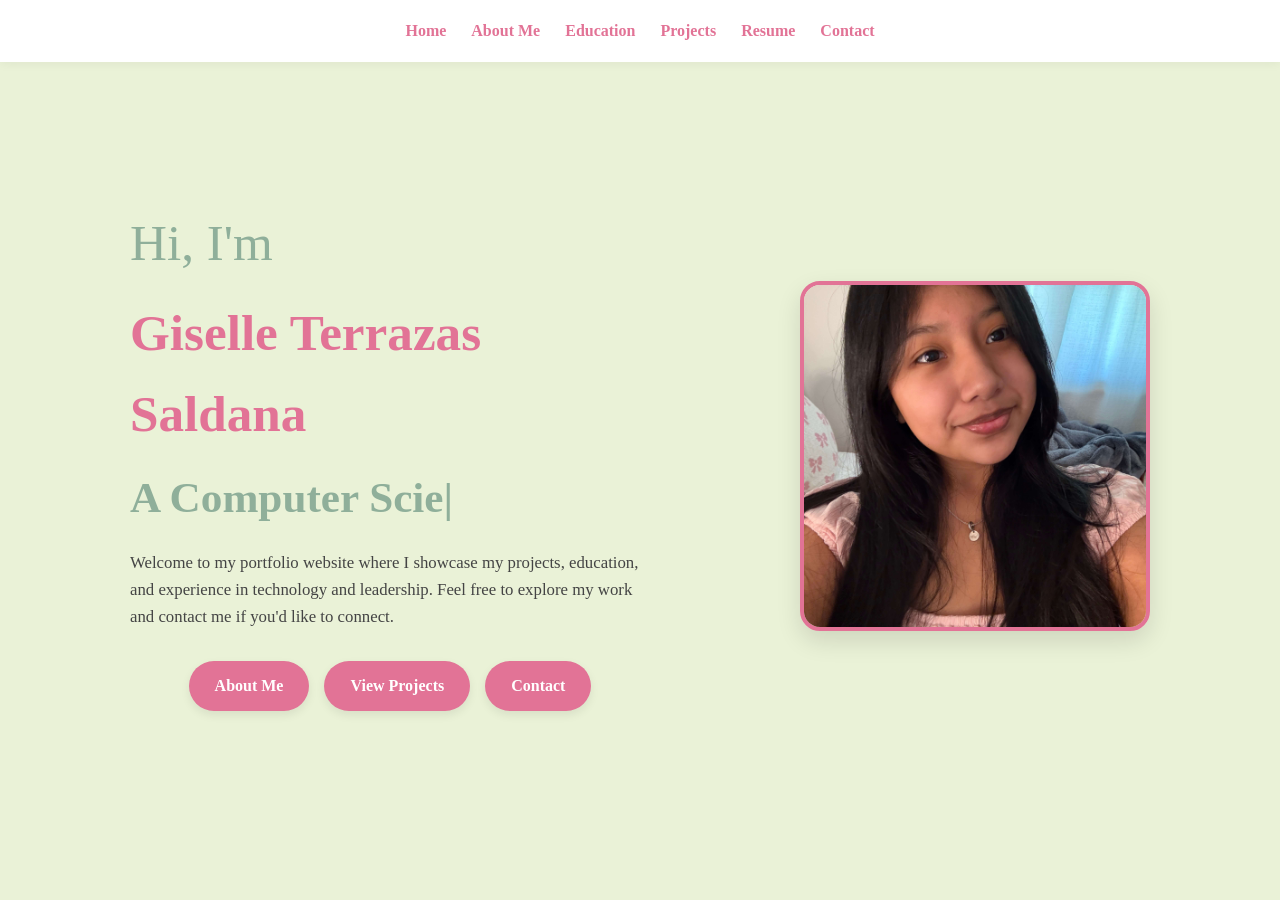
<file: index.html>
<!DOCTYPE html>
<html lang="en">

<head>
  <meta charset="utf-8">
  <meta name="viewport" content="width=device-width, initial-scale=1">
  <title>Giselle Terrazas Saldana</title>
  <link rel="icon" type="icon" href="images/favicon.ico">
  <link rel="stylesheet" href="style.css">
</head>

<body>

<nav>
  <ul>
    <li><a href="index.html">Home</a></li>
    <li><a href="aboutme.html">About Me</a></li>
    <li><a href="education.html">Education</a></li>
    <li><a href="mywork.html">Projects</a></li>
    <li><a href="resume.html">Resume</a></li>
    <li><a href="contact.html">Contact</a></li>
  </ul>
</nav>
<main class="hero">

  <div class="hero-container">

    <!-- LEFT SIDE (text) -->
    <div class="hero-text">

      <p class="intro-line">Hi, I'm</p>

      <h1 class="name">Giselle Terrazas Saldana</h1>

      <h2 class="typewriter">
        <span id="type-text"></span><span class="cursor">|</span>
      </h2>

  <p class="hero-description">
    Welcome to my portfolio website where I showcase my projects, education, and experience in technology and leadership.
    Feel free to explore my work and contact me if you'd like to connect.
  </p>

  <div class="button-container">
    <a class="button" href="aboutme.html">About Me</a>
    <a class="button" href="mywork.html">View Projects</a>
    <a class="button" href="contact.html">Contact</a>
  </div>

</div>

    <!-- RIGHT SIDE (IMAGE GOES HERE) -->
    <div class="hero-image">
      <img src="gisellepic2.jpg" alt="Photo of Giselle">
    </div>

  </div>

</main>


<script src="script.js"></script>
</body>
</html>
</file>
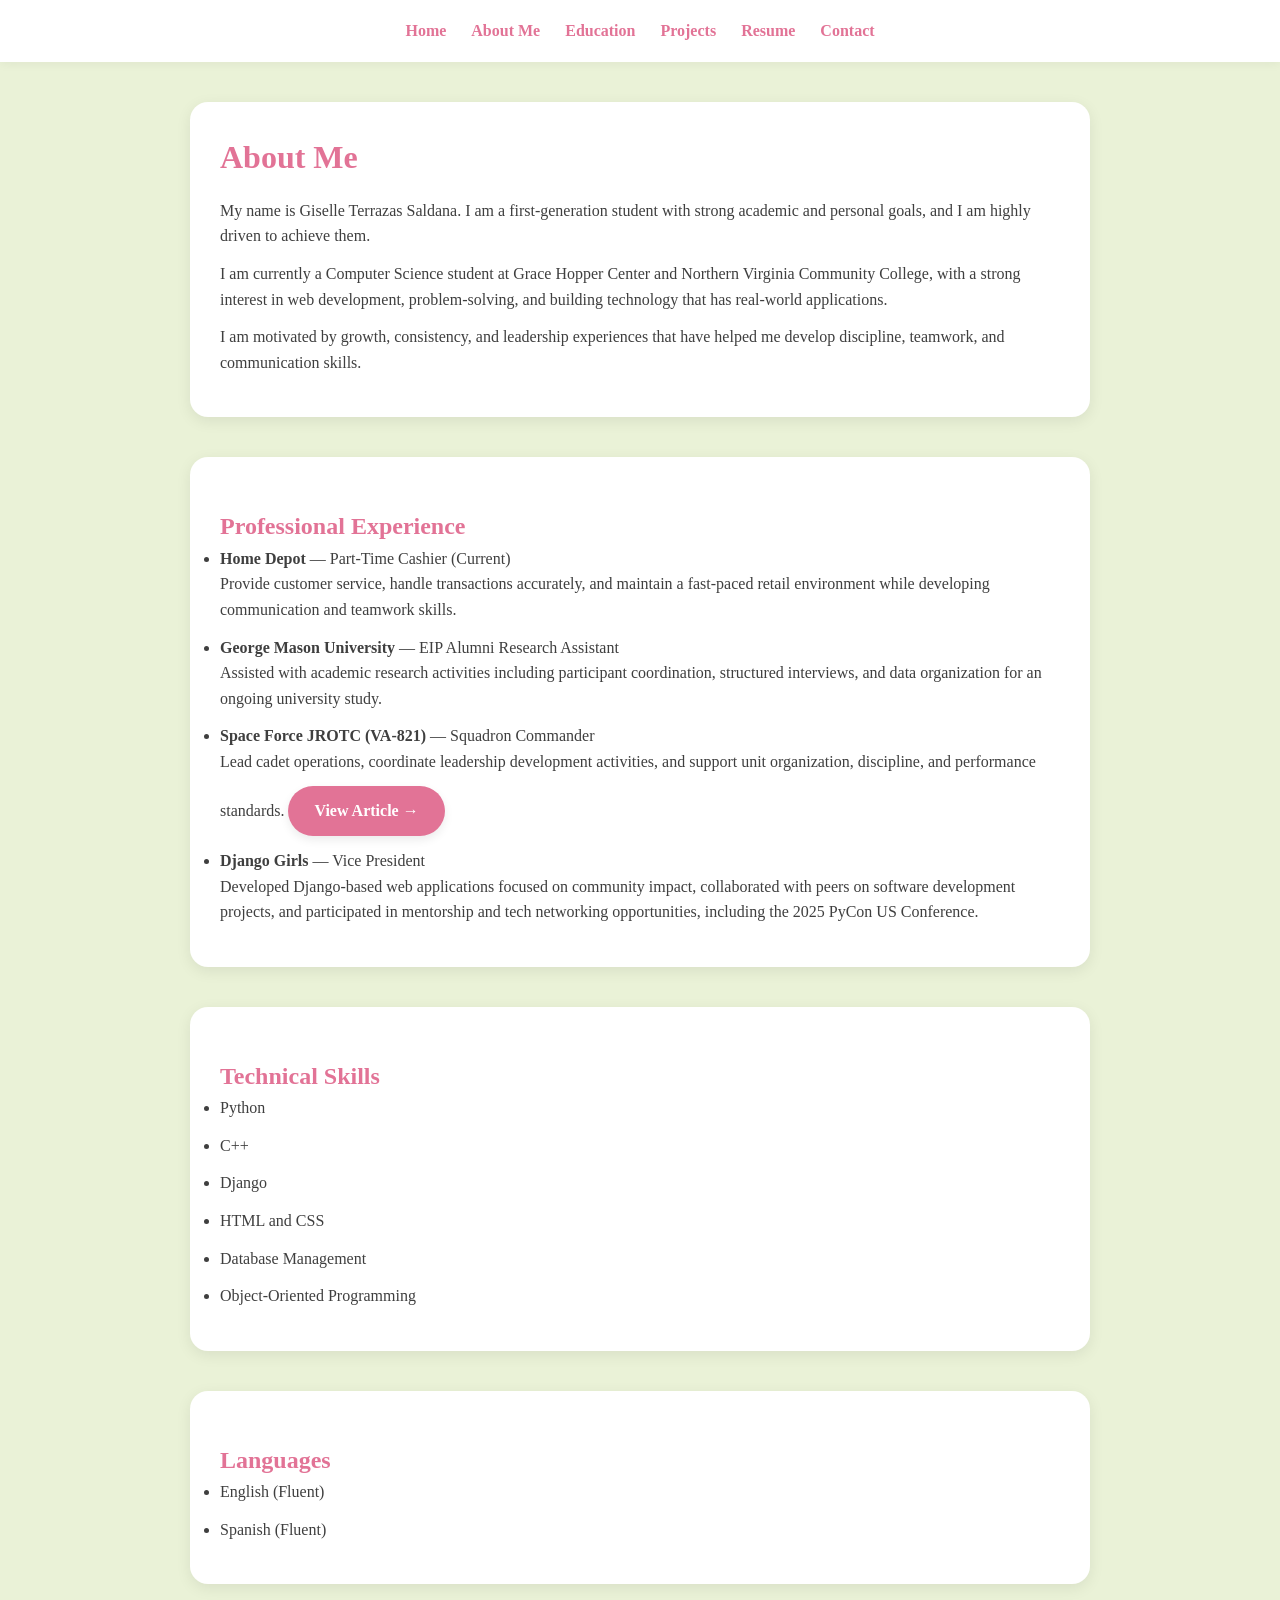
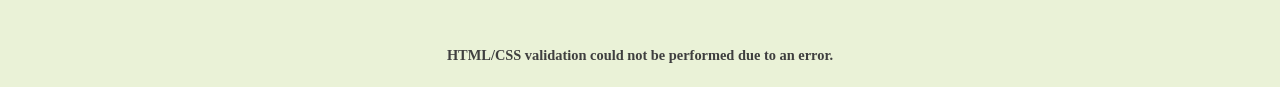
<file: aboutme.html>
<!DOCTYPE html>
<html lang="en">

<head>
  <meta charset="utf-8">
  <meta name="viewport" content="width=device-width, initial-scale=1">
  <title>About Me</title>
  <link rel="icon" type="icon" href="images/favicon.ico">
  <link rel="stylesheet" href="style.css">
</head>

<body>

<nav>
  <ul>
    <li><a href="index.html">home</a></li>
    <li><a href="aboutme.html">about me</a></li>
    <li><a href="education.html">education</a></li>
    <li><a href="mywork.html">projects</a></li>
    <li><a href="resume.html">resume</a></li>
    <li><a href="contact.html">contact</a></li>
  </ul>
</nav>

<div class="card">
  <h1>About Me</h1>
  <p>
    My name is Giselle Terrazas Saldana. I am a first-generation student
    with strong academic and personal goals, and I am highly driven to achieve them.
  </p>
  <p>
    I am currently a Computer Science student at Grace Hopper Center and
    Northern Virginia Community College, with a strong interest in web development,
    problem-solving, and building technology that has real-world applications.
  </p>
  <p>
    I am motivated by growth, consistency, and leadership experiences that have
    helped me develop discipline, teamwork, and communication skills.
  </p>
</div>
<div class="card">


  <h2>Professional Experience</h2>

  <ul>
    <li>
      <strong>Home Depot</strong> — Part-Time Cashier (Current) 
      <br>
      Provide customer service, handle transactions accurately, and maintain a fast-paced retail environment while developing communication and teamwork skills.
    </li>

    <li>
      <strong>George Mason University</strong> — EIP Alumni Research Assistant  
      <br>
      Assisted with academic research activities including participant coordination, structured interviews, and data organization for an ongoing university study.
    </li>

    <li>
      <strong>Space Force JROTC (VA-821)</strong> — Squadron Commander 
      <br>
      Lead cadet operations, coordinate leadership development activities, and support unit organization, discipline, and performance standards.
      <a class="button"
   href="https://www.afa.org/steele-chapter-honors-space-force-jrotc-cadet-of-the-year-2/"
   target="_blank"
   style="display:inline-block; margin-top:12px;">
   View Article →
</a>

    </li>

    <li>
      <strong>Django Girls</strong> — Vice President
      <br>
      Developed Django-based web applications focused on community impact, collaborated with peers on software development projects, and participated in mentorship and tech networking opportunities, including the 2025 PyCon US Conference.
    </li>
  </ul>

</div>

<div class="card">

  <h2>Technical Skills</h2>

  <ul>
    <li>Python</li>
    <li>C++</li>
    <li>Django</li>
    <li>HTML and CSS</li>
    <li>Database Management</li>
    <li>Object-Oriented Programming</li>
  </ul>

</div>

<div class="card">

  <h2>Languages</h2>

  <ul>
    <li>English (Fluent)</li>
    <li>Spanish (Fluent)</li>
  </ul>

</div>

<script src="validator/init.js"></script>

</body>
</html>
</file>
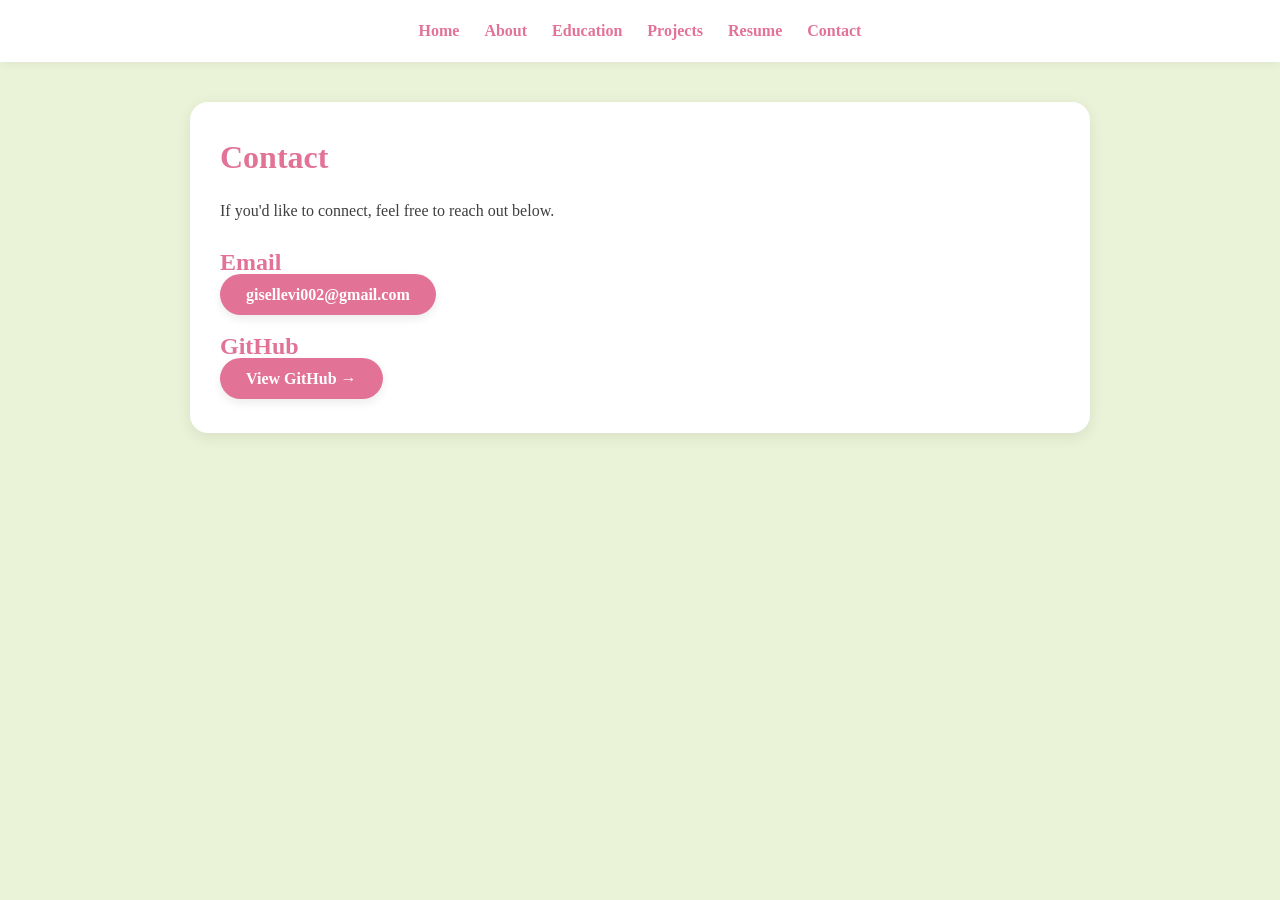
<file: contact.html>
<!DOCTYPE html>
<html lang="en">

<head>
    <meta charset="utf-8">
    <meta name="viewport" content="width=device-width, initial-scale=1">
    <title>Contact</title>
    <link rel="icon" type="icon" href="images/favicon.ico">

    <link rel="stylesheet" href="style.css">
</head>

<body>

<nav>
    <ul>
        <li><a href="index.html">home</a></li>
        <li><a href="aboutme.html">about</a></li>
        <li><a href="education.html">education</a></li>
        <li><a href="mywork.html">projects</a></li>
        <li><a href="resume.html">resume</a></li>
        <li><a href="contact.html">contact</a></li>
    </ul>
</nav>

<main class="card">

    <h1>Contact</h1>

    <p>If you'd like to connect, feel free to reach out below.</p>

    <h2>Email</h2>
    <p>
        <a class="button" href="mailto:gisellevi002@gmail.com">
            gisellevi002@gmail.com
        </a>
    </p>

    <h2>GitHub</h2>
    <p>
        <a class="button"
           href="https://github.com/gisellets"
           target="_blank">
            View GitHub →
        </a>
    </p>

    
</main>



</body>
</html>
</file>
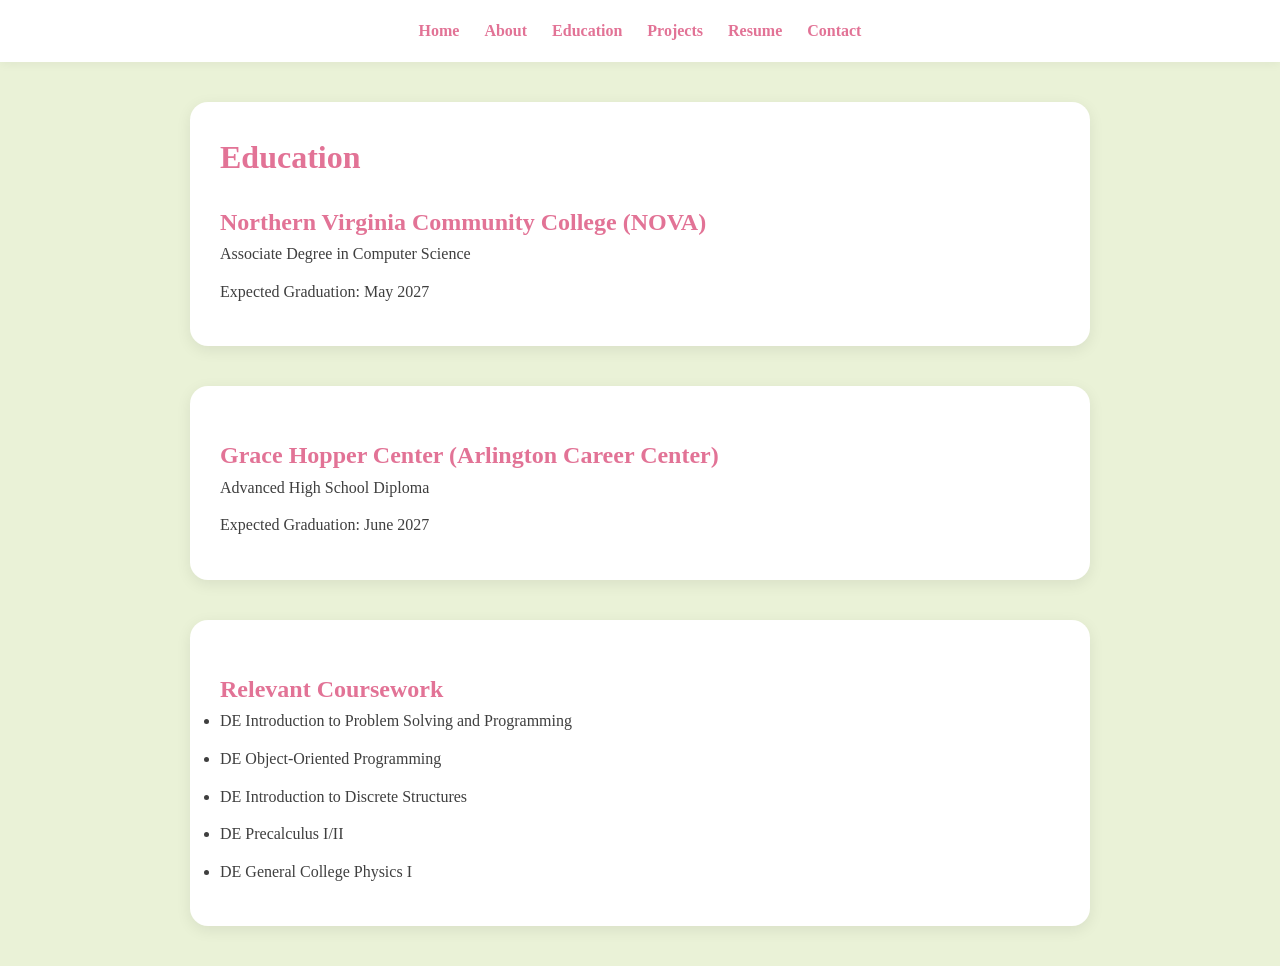
<file: education.html>
<!DOCTYPE html>
<html lang="en">

<head>
    <meta charset="utf-8">
    <meta name="viewport" content="width=device-width, initial-scale=1">
    <title>Education</title>
    <link rel="icon" type="icon" href="images/favicon.ico">
    <link rel="stylesheet" href="style.css">
</head>

<body>

<nav>
    <ul>
        <li><a href="index.html">home</a></li>
        <li><a href="aboutme.html">about</a></li>
        <li><a href="education.html">education</a></li>
        <li><a href="mywork.html">projects</a></li>
        <li><a href="resume.html">resume</a></li>
        <li><a href="contact.html">contact</a></li>
    </ul>
</nav>

<main class="card">

    <h1>Education</h1>

    <h2>Northern Virginia Community College (NOVA)</h2>
    <p>Associate Degree in Computer Science</p>
    <p>Expected Graduation: May 2027</p>

</main>

<section class="card">

    <h2>Grace Hopper Center (Arlington Career Center)</h2>
    <p>Advanced High School Diploma</p>
    <p>Expected Graduation: June 2027</p>

</section>

<section class="card">

    <h2>Relevant Coursework</h2>

    <ul>
             <li>DE Introduction to Problem Solving and Programming</li>
             <li>DE Object-Oriented Programming</li>
             <li>DE Introduction to Discrete Structures</li>
             <li>DE Precalculus I/II</li>
             <li>DE General College Physics I</li>

    </ul>

</section>


</body>
</html>
</file>
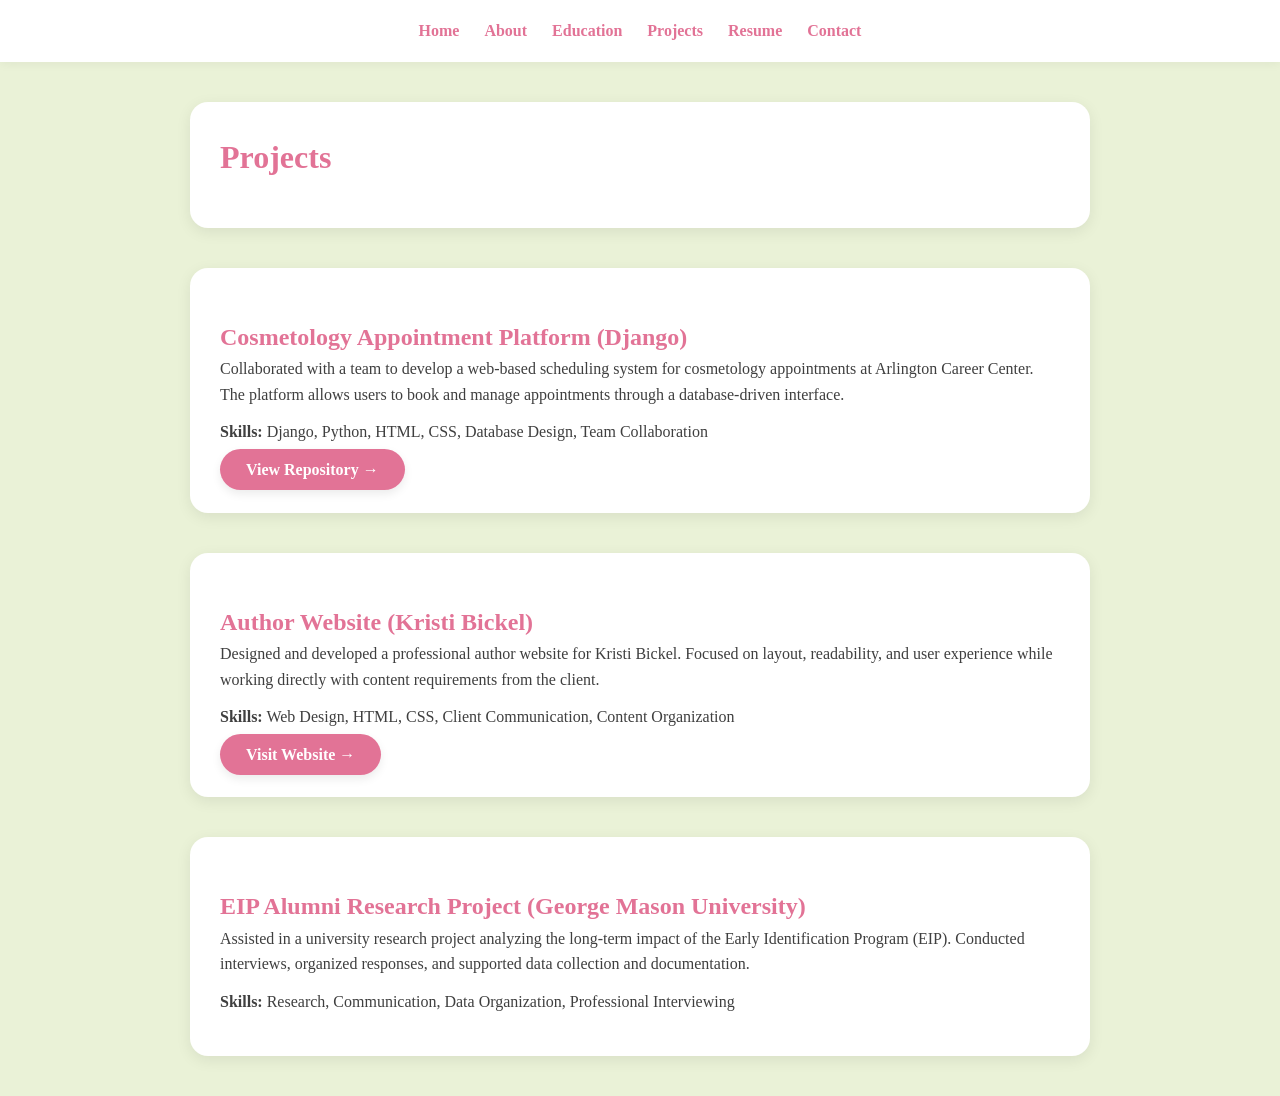
<file: mywork.html>
<!DOCTYPE html>
<html lang="en">

<head>
    <meta charset="utf-8">
    <meta name="viewport" content="width=device-width, initial-scale=1">
    <title>Projects</title>
    <link rel="icon" type="icon" href="images/favicon.ico">
    <link rel="stylesheet" href="style.css">
</head>

<body>

<nav>
    <ul>
        <li><a href="index.html">home</a></li>
        <li><a href="aboutme.html">about</a></li>
        <li><a href="education.html">education</a></li>
        <li><a href="mywork.html">projects</a></li>
        <li><a href="resume.html">resume</a></li>
        <li><a href="contact.html">contact</a></li>
    </ul>
</nav>

<main class="card">

    <h1>Projects</h1>

</main>

<section class="card">

    <h2>Cosmetology Appointment Platform (Django)</h2>

    <p>
        Collaborated with a team to develop a web-based scheduling system
        for cosmetology appointments at Arlington Career Center.
        The platform allows users to book and manage appointments through
        a database-driven interface.
    </p>

    <p>
        <strong>Skills:</strong> Django, Python, HTML, CSS, Database Design, Team Collaboration
    </p>

    <a class="button"
       href="https://github.com/ACCDjangoGirls/cosmetology_webapp"
       target="_blank">
        View Repository →
    </a>

</section>

<section class="card">

    <h2>Author Website (Kristi Bickel)</h2>

    <p>
        Designed and developed a professional author website for Kristi Bickel.
        Focused on layout, readability, and user experience while working
        directly with content requirements from the client.
    </p>

    <p>
        <strong>Skills:</strong> Web Design, HTML, CSS, Client Communication, Content Organization
    </p>

    <a class="button"
       href="https://www.memotherwasamermaidbooks.com"
       target="_blank">
        Visit Website →
    </a>

</section>

<section class="card">

    <h2>EIP Alumni Research Project (George Mason University)</h2>

    <p>
        Assisted in a university research project analyzing the long-term impact
        of the Early Identification Program (EIP). Conducted interviews,
        organized responses, and supported data collection and documentation.
    </p>

    <p>
        <strong>Skills:</strong> Research, Communication, Data Organization, Professional Interviewing
    </p>

</section>


</body>
</html>
</file>
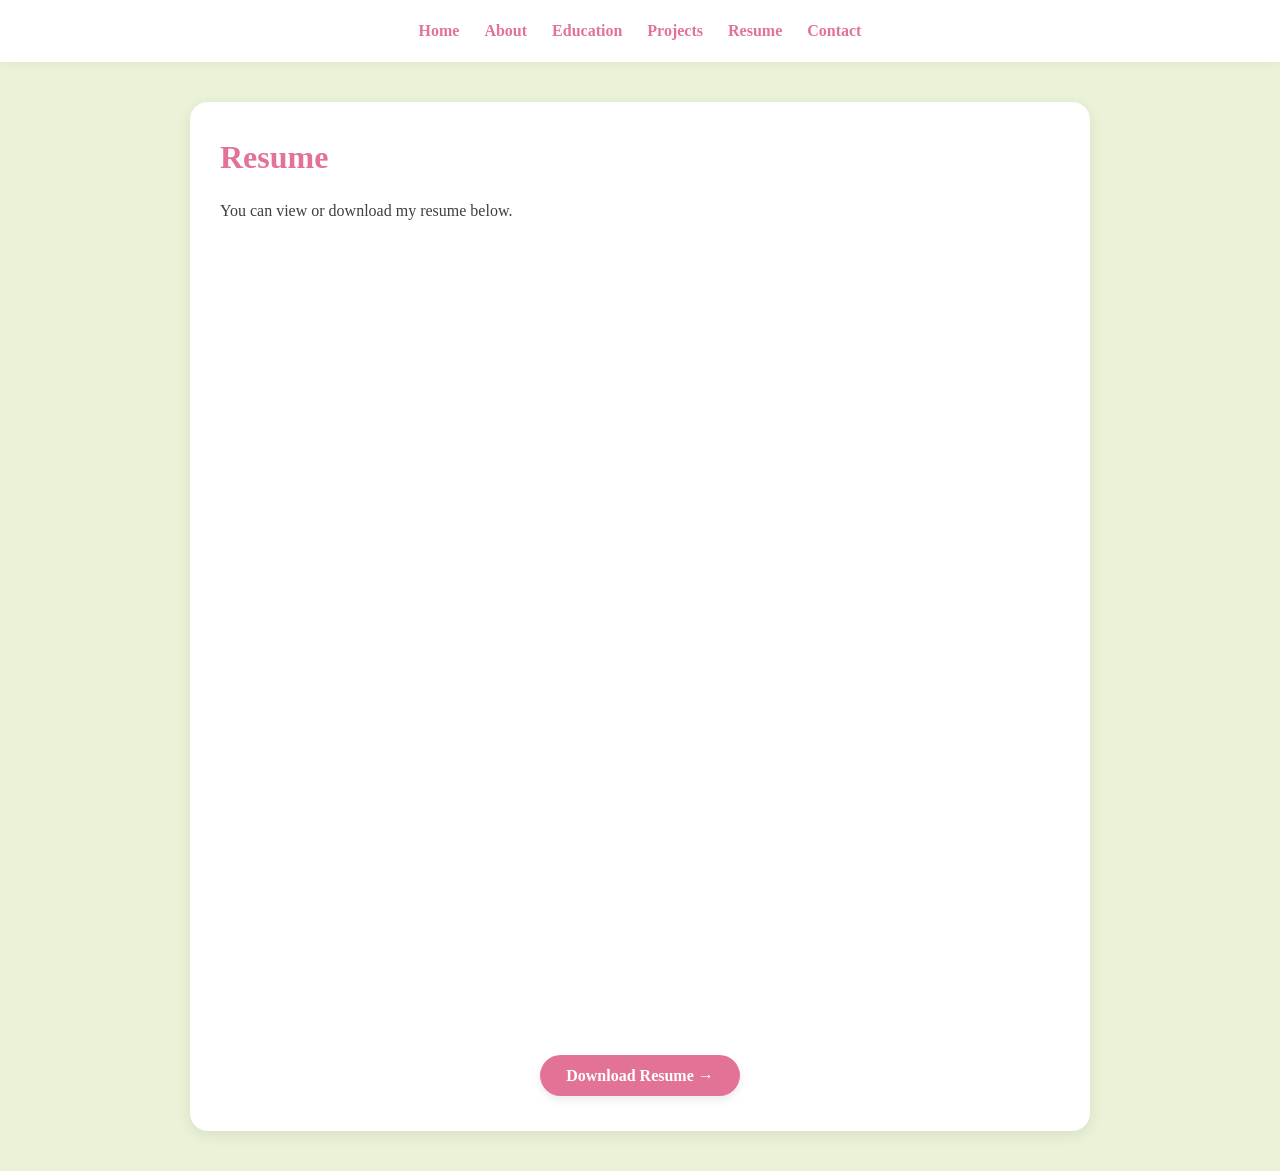
<file: resume.html>
<!DOCTYPE html>
<html lang="en">

<head>
    <meta charset="utf-8">
    <meta name="viewport" content="width=device-width, initial-scale=1">
    <title>Resume</title>
    <link rel="icon" type="icon" href="images/favicon.ico">
    <link rel="stylesheet" href="style.css">
</head>

<body>

<nav>
    <ul>
        <li><a href="index.html">home</a></li>
        <li><a href="aboutme.html">about</a></li>
        <li><a href="education.html">education</a></li>
        <li><a href="mywork.html">projects</a></li>
        <li><a href="resume.html">resume</a></li>
        <li><a href="contact.html">contact</a></li>
    </ul>
</nav>

<main class="card">

    <h1>Resume</h1>

    <p>You can view or download my resume below.</p>

    <iframe src="resume.pdf"
            style="width:100%; height:800px; border:none;">
    </iframe>

    <p style="text-align:center; margin-top:20px;">
        <a class="button" href="resume.pdf" download>
            Download Resume →
        </a>
    </p>

</main>



</body>
</html>
</file>
<file: style.css>
* {
    margin: 0;
    padding: 0;
    box-sizing: border-box;
}

body {
    font-family: Georgia, serif;
    background-color: #EAF2D7;
    color: #3f3f3f;
    line-height: 1.6;
}

/* NAV */
nav {
    background: white;
    padding: 18px;
    text-align: center;
    box-shadow: 0 2px 10px rgba(0,0,0,0.05);
}

nav ul {
    list-style: none;
    display: flex;
    justify-content: center;
    gap: 25px;
    flex-wrap: wrap;
}

nav a {
    text-decoration: none;
    color: #E27396;
    font-weight: bold;
    text-transform: capitalize;
}

nav a:hover {
    color: #EFCFE3;
}

/* hero */

.hero {
  margin: 10px auto 0 auto;
  padding: 20px;
}

/* FLEX CONTAINER */
.hero-container {
  display: flex;
  align-items: center;
  justify-content: space-between;

  gap: 60px;
  max-width: 1100px;
  margin: 90px auto;
  padding: 20px 40px;
}

/* LEFT TEXT SIDE */
.hero-text {
  flex: 1.3;
  text-align: left;
  max-width: 520px;
}

/* RIGHT IMAGE SIDE */
.hero-image {
  flex: 0.8;
  display: flex;
  justify-content: flex-end;
}

/* IMAGE STYLING */
.hero-image img {
  width: 350px;
  height: 350px;
  object-fit: cover;

  border-radius: 20px;
  border: 4px solid #E27396;

  box-shadow: 0 10px 25px rgba(0,0,0,0.12);

  transition: transform 0.3s ease;
}

.hero-image img:hover {
  transform: scale(1.03);
}

/* MOBILE RESPONSIVE */
@media (max-width: 768px) {
  .hero-container {
    flex-direction: column;
    text-align: center;
    padding: 20px;
  }

  .hero-text {
    text-align: center;
    max-width: 100%;
  }

  .hero-image {
    justify-content: center;
  }
}

/* NAME */
.name {
    font-size: 3.2rem;
    color: #E27396;
    margin-bottom: 8px;
}

/* INTRO LINE */
.intro-line {
    font-size: 3.2rem;
    color: #8FAF9A;
    margin-bottom: 8px;
}

/* TYPEWRITER */
.typewriter {
    font-size: 2.7rem;
    color: #8FAF9A;
    font-weight: 600;
    min-height: 40px;
    margin-bottom: 18px;
}

.cursor {
    color: #8FAF9A;
    font-weight: bold;
    animation: blink 0.8s infinite;
}

@keyframes blink {
    50% { opacity: 0; }
}

/* DESCRIPTION */
.hero-description {
    font-size: 1.05rem;
    max-width: 650px;
    margin: 0 auto 30px;
    color: #444;
}

/* BUTTONS */
.button-container {
    display: flex;
    justify-content: center;
    gap: 15px;
    flex-wrap: wrap;
}

.button {
    background: #E27396;
    color: white;
    padding: 12px 26px;
    border-radius: 999px;
    text-decoration: none;
    font-weight: bold;
    transition: 0.25s ease;
    box-shadow: 0 4px 10px rgba(0,0,0,0.08);
}

.button:hover {
    background: #EA9AB2;
    transform: translateY(-2px);
}

/* CARDS (OTHER PAGES) */
.card {
    max-width: 900px;
    margin: 40px auto;
    background: white;
    padding: 30px;
    border-radius: 18px;
    box-shadow: 0 4px 15px rgba(0,0,0,0.08);
}

.card h1 {
    color: #E27396;
    margin-bottom: 15px;
}

.card h2 {
    margin-top: 20px;
    color: #E27396;
}

.card p, .card li {
    margin-top: 0;
    margin-bottom: 12px;
    line-height: 1.6;

}

/* LINKS */
.project-link {
    display: inline-block;
    margin-top: 14px;
    color: #7FAE9A;
    font-weight: bold;
    text-decoration: none;
}

.project-link:hover {
    color: #E27396;
}

/* FOOTER */
footer {
    text-align: center;
    padding: 20px;
    margin-top: 40px;
    font-size: 0.9rem;
}

/* MOBILE */
@media (max-width: 600px) {
    .name {
        font-size: 2.4rem;
    }

    .typewriter {
        font-size: 1.3rem;
    }
}
</file>
